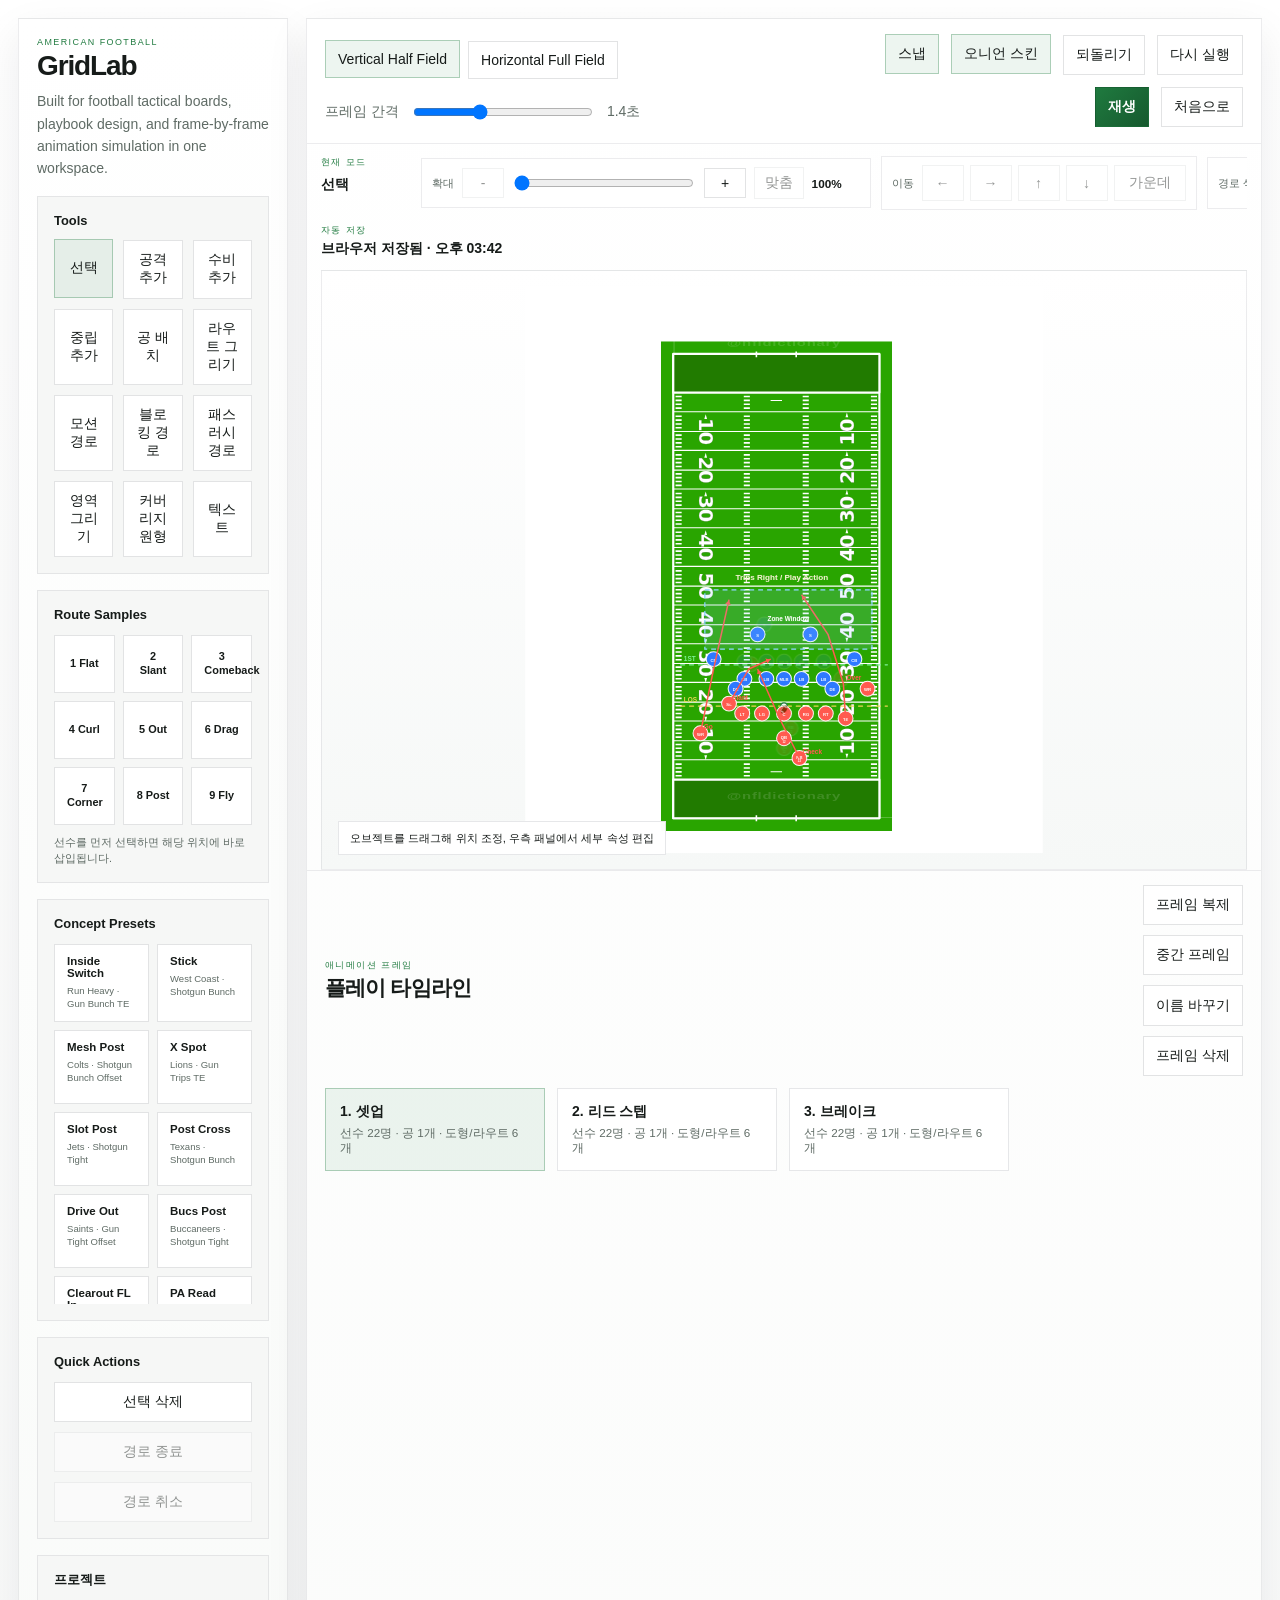
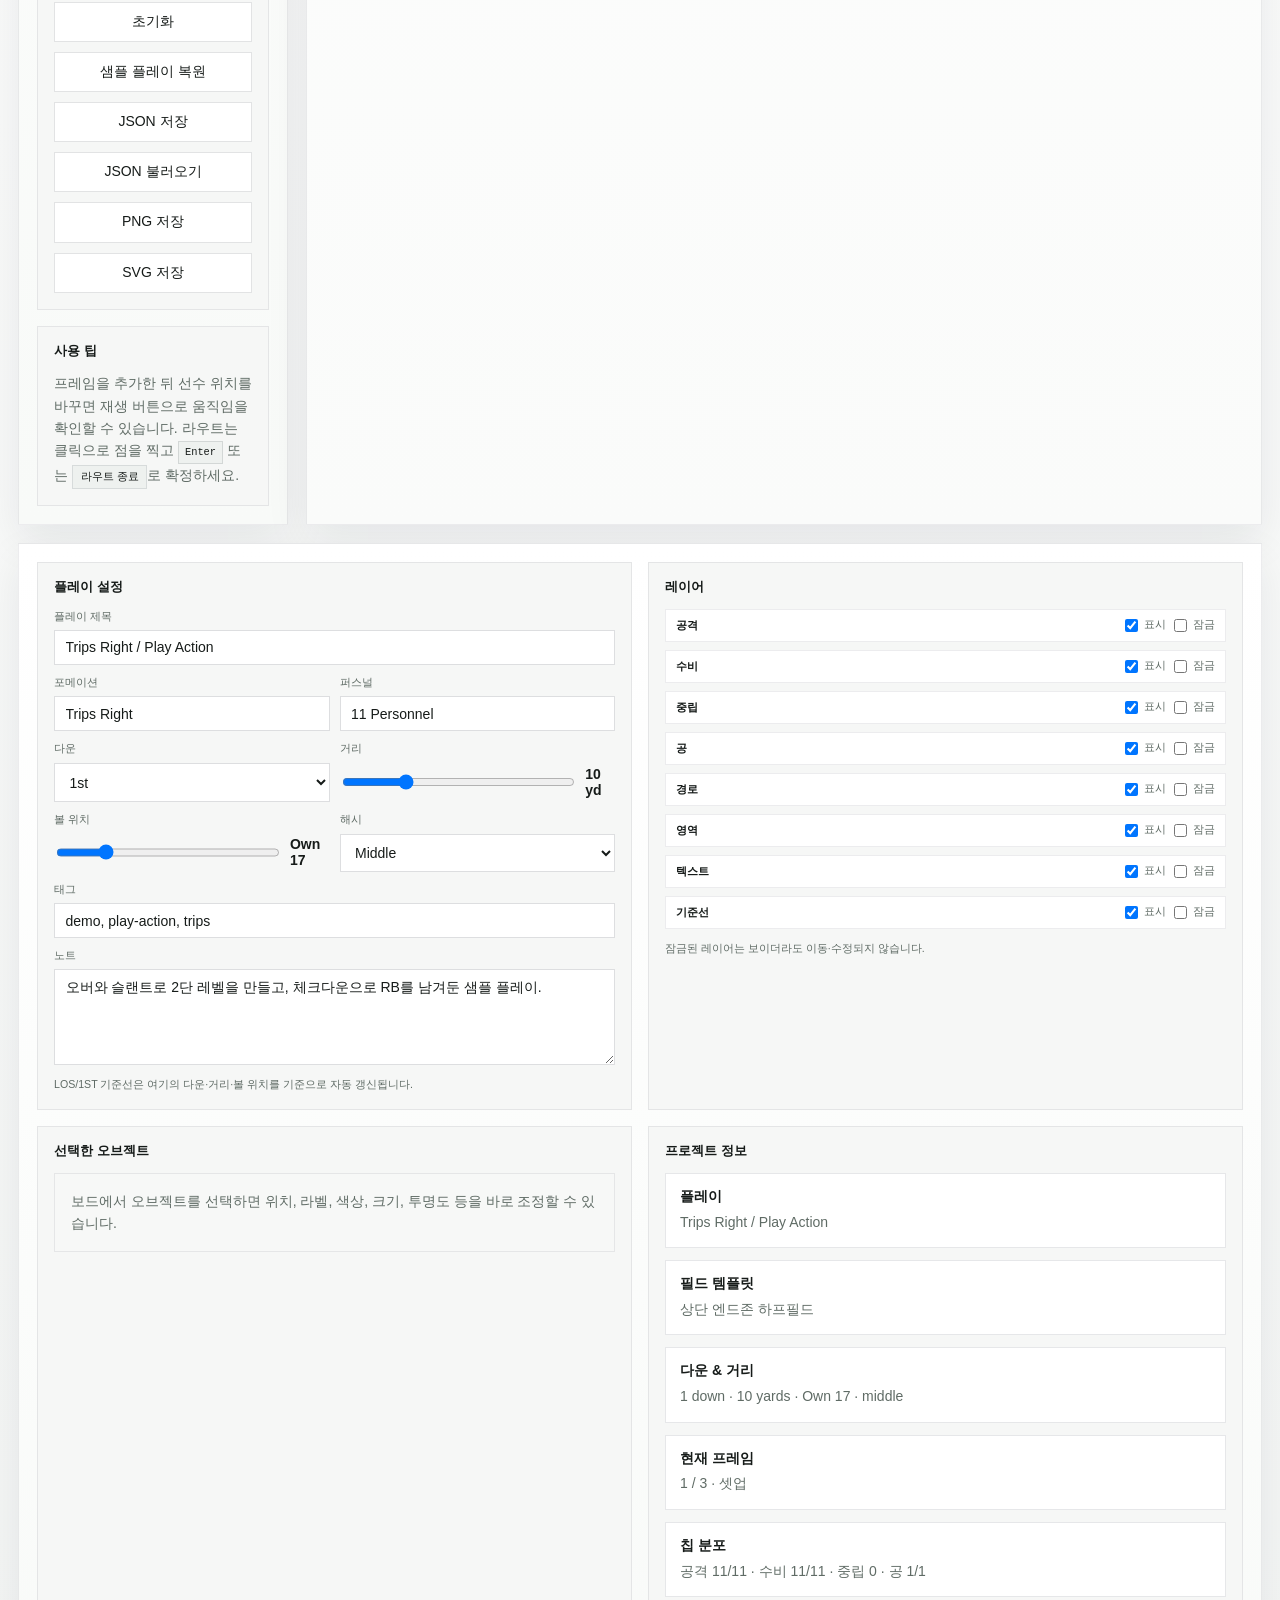
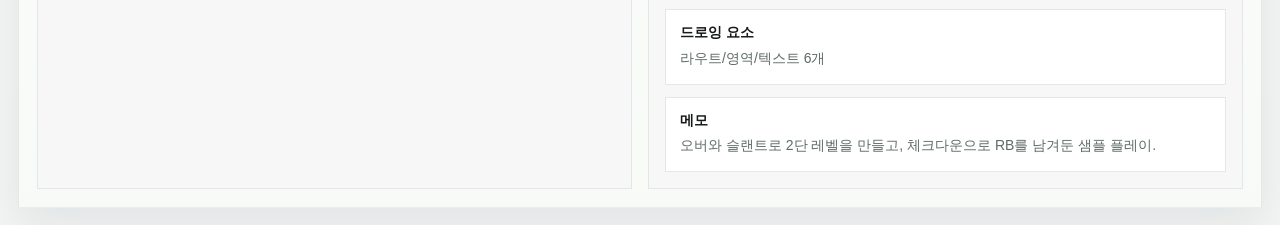
<file: index.html>
<!DOCTYPE html>
<html lang="ko">
  <head>
    <meta charset="UTF-8" />
    <meta name="viewport" content="width=device-width, initial-scale=1.0" />
    <title>GridLab Football Board</title>
    <link rel="stylesheet" href="styles.css" />
  </head>
  <body>
    <div class="app-shell">
      <aside class="tool-panel">
        <div class="panel-brand">
          <p class="eyebrow">American Football</p>
          <h1>GridLab</h1>
          <p class="brand-copy">
            Built for football tactical boards, playbook design, and frame-by-frame
            animation simulation in one workspace.
          </p>
        </div>

        <section class="panel-block">
          <h2>Tools</h2>
          <div class="tool-grid">
            <button class="tool-button is-active" data-tool="select">선택</button>
            <button class="tool-button" data-tool="offense">공격 추가</button>
            <button class="tool-button" data-tool="defense">수비 추가</button>
            <button class="tool-button" data-tool="neutral">중립 추가</button>
            <button class="tool-button" data-tool="ball">공 배치</button>
            <button class="tool-button" data-tool="path">라우트 그리기</button>
            <button class="tool-button" data-tool="motion">모션 경로</button>
            <button class="tool-button" data-tool="block">블로킹 경로</button>
            <button class="tool-button" data-tool="rush">패스러시 경로</button>
            <button class="tool-button" data-tool="zone">영역 그리기</button>
            <button class="tool-button" data-tool="coverage">커버리지 원형</button>
            <button class="tool-button" data-tool="text">텍스트</button>
          </div>
        </section>

        <section class="panel-block">
          <h2>Route Samples</h2>
          <div class="route-preset-grid">
            <button class="secondary-button route-preset-button" data-route-preset="flat">1 Flat</button>
            <button class="secondary-button route-preset-button" data-route-preset="slant">2 Slant</button>
            <button class="secondary-button route-preset-button" data-route-preset="comeback">3 Comeback</button>
            <button class="secondary-button route-preset-button" data-route-preset="curl">4 Curl</button>
            <button class="secondary-button route-preset-button" data-route-preset="out">5 Out</button>
            <button class="secondary-button route-preset-button" data-route-preset="drag">6 Drag</button>
            <button class="secondary-button route-preset-button" data-route-preset="corner">7 Corner</button>
            <button class="secondary-button route-preset-button" data-route-preset="post">8 Post</button>
            <button class="secondary-button route-preset-button" data-route-preset="fly">9 Fly</button>
          </div>
          <p class="panel-inline-note">선수를 먼저 선택하면 해당 위치에 바로 삽입됩니다.</p>
        </section>

        <section class="panel-block">
          <h2>Concept Presets</h2>
          <div id="conceptPresetGrid" class="concept-preset-grid"></div>
        </section>

        <section class="panel-block">
          <h2>Quick Actions</h2>
          <div class="stack-buttons">
            <button id="deleteSelectionBtn" class="secondary-button">
              선택 삭제
            </button>
            <button id="finishPathBtn" class="secondary-button">
              경로 종료
            </button>
            <button id="cancelPathBtn" class="secondary-button">
              경로 취소
            </button>
          </div>
        </section>

        <section class="panel-block">
          <h2>프로젝트</h2>
          <div class="stack-buttons">
            <button id="resetProjectBtn" class="secondary-button">초기화</button>
            <button id="loadDemoBtn" class="secondary-button">샘플 플레이 복원</button>
            <button id="exportJsonBtn" class="secondary-button">JSON 저장</button>
            <button id="importJsonBtn" class="secondary-button">JSON 불러오기</button>
            <button id="exportPngBtn" class="secondary-button">PNG 저장</button>
            <button id="exportSvgBtn" class="secondary-button">SVG 저장</button>
          </div>
          <input id="importInput" type="file" accept=".json,application/json" hidden />
        </section>

        <section class="panel-block panel-note">
          <h2>사용 팁</h2>
          <p>
            프레임을 추가한 뒤 선수 위치를 바꾸면 재생 버튼으로 움직임을
            확인할 수 있습니다. 라우트는 클릭으로 점을 찍고 <kbd>Enter</kbd> 또는
            <span class="inline-chip">라우트 종료</span>로 확정하세요.
          </p>
        </section>
      </aside>

      <main class="workspace">
        <header class="workspace-bar">
          <div class="workspace-bar__group">
            <div class="segmented">
              <button class="segment is-active" data-view="half">Vertical Half Field</button>
              <button class="segment" data-view="full">Horizontal Full Field</button>
            </div>

            <div class="timeline-speed">
              <label for="frameDurationRange">프레임 간격</label>
              <input
                id="frameDurationRange"
                type="range"
                min="500"
                max="3000"
                step="100"
                value="1400"
              />
              <span id="frameDurationValue">1.4초</span>
            </div>
          </div>

          <div class="workspace-bar__group workspace-bar__actions">
            <button id="snapToggleBtn" class="ghost-button">스냅</button>
            <button id="onionSkinBtn" class="ghost-button">오니언 스킨</button>
            <button id="undoBtn" class="ghost-button">되돌리기</button>
            <button id="redoBtn" class="ghost-button">다시 실행</button>
            <button id="playBtn" class="primary-button">재생</button>
            <button id="resetPlaybackBtn" class="ghost-button">처음으로</button>
          </div>
        </header>

        <section class="board-wrapper">
          <div class="board-meta">
            <div class="board-meta__primary">
              <div class="board-status">
                <p class="meta-label">현재 모드</p>
                <strong id="modeLabel">선택</strong>
              </div>
              <div class="board-controls">
                <div class="board-control-group zoom-controls">
                  <span class="zoom-controls__label">확대</span>
                  <button id="zoomOutBtn" class="ghost-button zoom-button" type="button">-</button>
                  <input
                    id="zoomRange"
                    class="zoom-range"
                    type="range"
                    min="100"
                    max="300"
                    step="10"
                    value="100"
                  />
                  <button id="zoomInBtn" class="ghost-button zoom-button" type="button">+</button>
                  <button id="zoomResetBtn" class="ghost-button zoom-reset" type="button">맞춤</button>
                  <strong id="zoomValue" class="zoom-value">100%</strong>
                </div>
                <div class="board-control-group pan-controls">
                  <span class="zoom-controls__label">이동</span>
                  <div class="pan-strip">
                    <button id="panLeftBtn" class="ghost-button pan-button" type="button">←</button>
                    <button id="panRightBtn" class="ghost-button pan-button" type="button">→</button>
                    <button id="panUpBtn" class="ghost-button pan-button" type="button">↑</button>
                    <button id="panDownBtn" class="ghost-button pan-button" type="button">↓</button>
                    <button id="panCenterBtn" class="ghost-button pan-button pan-button--center" type="button">가운데</button>
                  </div>
                </div>
                <div id="routeStyleControls" class="board-control-group route-style-controls">
                  <span class="zoom-controls__label">경로 색상</span>
                  <input id="routeColorInput" class="route-color-input" type="color" value="#ff5a4f" />
                  <span class="zoom-controls__label">선 형태</span>
                  <select id="routeLineStyleSelect" class="route-style-select">
                    <option value="solid">실선</option>
                    <option value="dashed">점선</option>
                    <option value="motion">모션 점선</option>
                  </select>
                </div>
              </div>
            </div>
            <div>
              <p class="meta-label">자동 저장</p>
              <strong id="saveStateLabel">브라우저에 저장됨</strong>
            </div>
          </div>

          <div class="board-stage">
            <svg
              id="board"
              xmlns="http://www.w3.org/2000/svg"
              role="img"
              aria-label="American football tactical board"
            ></svg>
            <div id="boardHint" class="board-hint"></div>
          </div>
        </section>

        <section class="timeline-panel">
          <div class="timeline-header">
            <div>
              <p class="meta-label">애니메이션 프레임</p>
              <h2>플레이 타임라인</h2>
            </div>
            <div class="timeline-actions">
              <button id="addFrameBtn" class="ghost-button">프레임 복제</button>
              <button id="tweenFrameBtn" class="ghost-button">중간 프레임</button>
              <button id="renameFrameBtn" class="ghost-button">이름 바꾸기</button>
              <button id="removeFrameBtn" class="ghost-button">프레임 삭제</button>
            </div>
          </div>
          <div id="frameStrip" class="frame-strip"></div>
        </section>
      </main>

      <aside class="inspector-panel">
        <div class="panel-block">
          <h2>플레이 설정</h2>
          <div id="playSettingsPanel" class="play-settings"></div>
        </div>

        <div class="panel-block">
          <h2>레이어</h2>
          <div id="layerPanel" class="layer-panel"></div>
        </div>

        <div class="panel-block">
          <h2>선택한 오브젝트</h2>
          <div id="inspectorContent" class="inspector-content"></div>
        </div>

        <div class="panel-block">
          <h2>프로젝트 정보</h2>
          <div id="projectSummary" class="project-summary"></div>
        </div>
      </aside>
    </div>

    <script src="app.js"></script>
  </body>
</html>
</file>
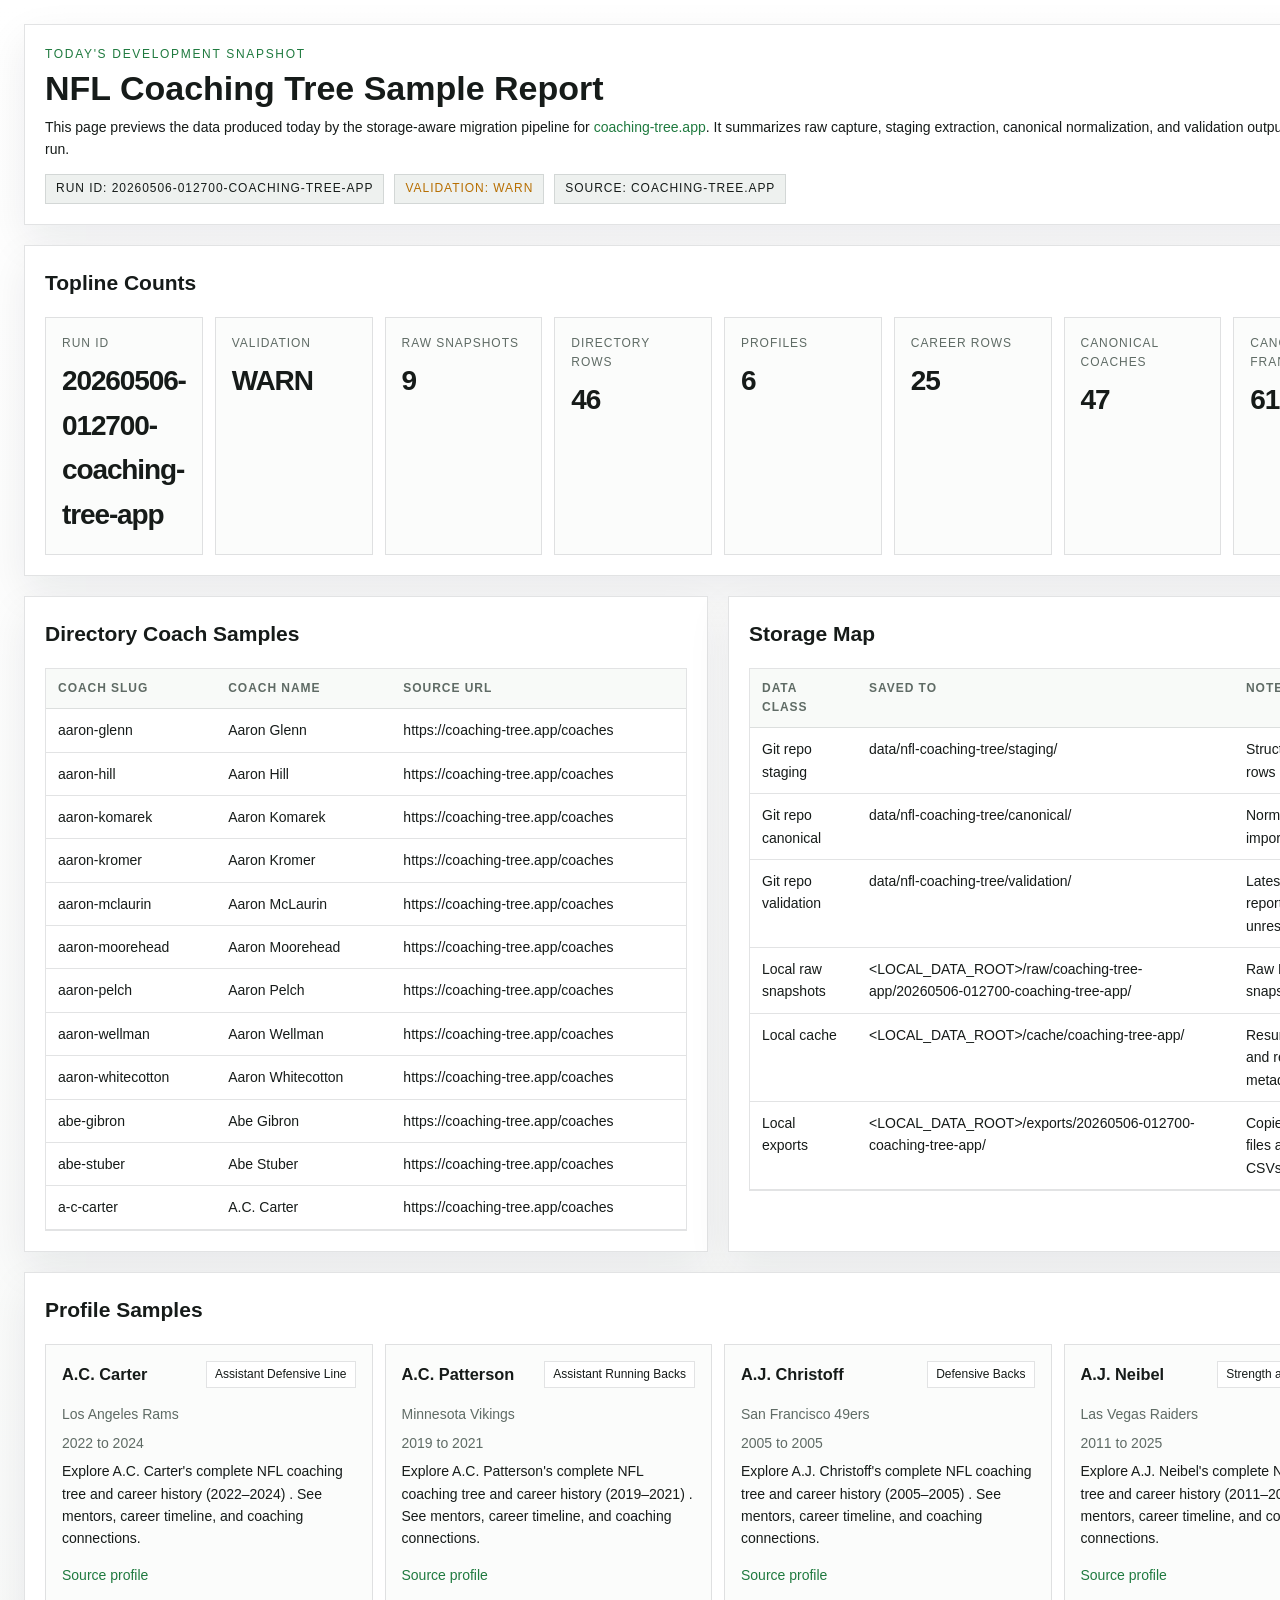
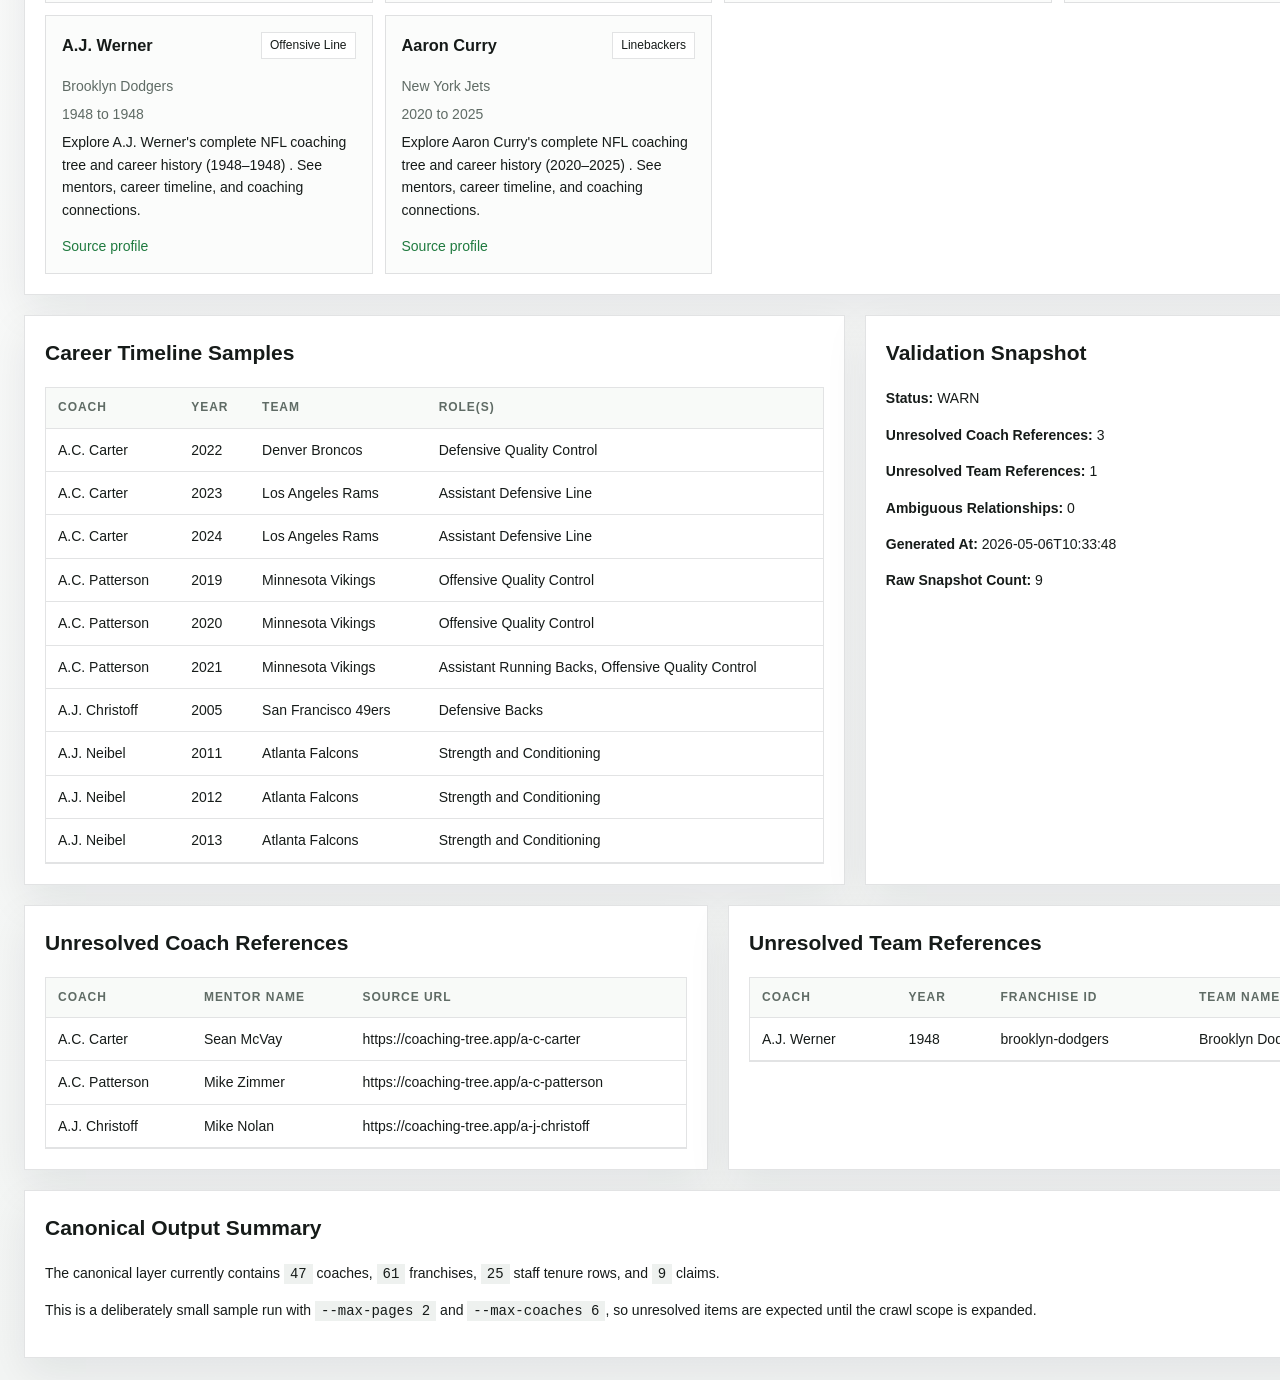
<file: docs/nfl-coaching-tree-sample-report.html>
<!DOCTYPE html>
<html lang="en">
  <head>
    <meta charset="UTF-8" />
    <meta name="viewport" content="width=device-width, initial-scale=1.0" />
    <title>NFL Coaching Tree Sample Report</title>
    <style>
      :root {
        --bg: #f3f5f4;
        --panel: #ffffff;
        --line: rgba(17, 24, 39, 0.12);
        --text: #161b19;
        --muted: #5f6b65;
        --accent: #1f7a3f;
        --warn: #b76e00;
        --pass: #1f7a3f;
        --fail: #a1271f;
      }
      * { box-sizing: border-box; }
      body {
        margin: 0;
        background: linear-gradient(180deg, #ffffff 0%, var(--bg) 100%);
        color: var(--text);
        font: 14px/1.6 "Space Grotesk", "IBM Plex Sans", sans-serif;
      }
      .page {
        max-width: 1360px;
        margin: 0 auto;
        padding: 24px;
        display: grid;
        gap: 20px;
      }
      .hero,
      .panel {
        background: var(--panel);
        border: 1px solid var(--line);
        padding: 20px;
        box-shadow: 0 16px 40px rgba(16, 24, 40, 0.08);
      }
      .eyebrow {
        margin: 0 0 6px;
        color: var(--accent);
        text-transform: uppercase;
        letter-spacing: 0.14em;
        font-size: 12px;
      }
      h1, h2, h3, p { margin-top: 0; }
      h1 {
        margin-bottom: 8px;
        font-size: 34px;
        line-height: 1.1;
      }
      .hero-meta {
        display: flex;
        flex-wrap: wrap;
        gap: 10px;
        margin: 12px 0 0;
      }
      .badge {
        display: inline-flex;
        align-items: center;
        gap: 6px;
        padding: 4px 10px;
        border: 1px solid var(--line);
        background: #eef1ef;
        text-transform: uppercase;
        letter-spacing: 0.08em;
        font-size: 12px;
      }
      .badge-pass { color: var(--pass); }
      .badge-warn { color: var(--warn); }
      .badge-fail { color: var(--fail); }
      .stat-grid {
        display: grid;
        grid-template-columns: repeat(auto-fit, minmax(150px, 1fr));
        gap: 12px;
      }
      .stat-card {
        border: 1px solid var(--line);
        padding: 16px;
        background: #fbfcfb;
      }
      .stat-card__label {
        margin-bottom: 6px;
        color: var(--muted);
        text-transform: uppercase;
        letter-spacing: 0.08em;
        font-size: 12px;
      }
      .stat-card strong {
        font-size: 28px;
        letter-spacing: -0.04em;
      }
      .two-up {
        display: grid;
        grid-template-columns: 1.2fr 0.8fr;
        gap: 20px;
      }
      .table-shell {
        overflow-x: auto;
        border: 1px solid var(--line);
      }
      table {
        width: 100%;
        border-collapse: collapse;
        min-width: 640px;
      }
      th, td {
        padding: 10px 12px;
        border-bottom: 1px solid var(--line);
        text-align: left;
        vertical-align: top;
      }
      th {
        font-size: 12px;
        text-transform: uppercase;
        letter-spacing: 0.08em;
        color: var(--muted);
        background: #f8faf8;
      }
      .profile-grid {
        display: grid;
        grid-template-columns: repeat(auto-fit, minmax(260px, 1fr));
        gap: 12px;
      }
      .profile-card {
        border: 1px solid var(--line);
        padding: 16px;
        background: #fbfcfb;
      }
      .profile-card__title-row {
        display: flex;
        gap: 8px;
        align-items: flex-start;
        justify-content: space-between;
      }
      .profile-card__meta {
        margin-bottom: 6px;
        color: var(--muted);
      }
      .profile-card__body {
        min-height: 72px;
      }
      .inline-pill {
        display: inline-flex;
        padding: 3px 8px;
        border: 1px solid var(--line);
        background: #ffffff;
        font-size: 12px;
      }
      .empty-state {
        padding: 18px;
        border: 1px dashed var(--line);
        color: var(--muted);
      }
      code {
        font-family: "IBM Plex Mono", monospace;
        background: #eef1ef;
        padding: 2px 6px;
      }
      a { color: var(--accent); text-decoration: none; }
      a:hover { text-decoration: underline; }
      @media (max-width: 960px) {
        .two-up { grid-template-columns: 1fr; }
      }
    </style>
  </head>
  <body>
    <main class="page">
      <section class="hero">
        <p class="eyebrow">Today&apos;s Development Snapshot</p>
        <h1>NFL Coaching Tree Sample Report</h1>
        <p>
          This page previews the data produced today by the storage-aware migration pipeline for
          <a href="https://coaching-tree.app" target="_blank" rel="noreferrer">coaching-tree.app</a>.
          It summarizes raw capture, staging extraction, canonical normalization, and validation output for one sample run.
        </p>
        <div class="hero-meta">
          <span class="badge">Run ID: 20260506-012700-coaching-tree-app</span>
          <span class="badge badge-warn">Validation: warn</span>
          <span class="badge">Source: coaching-tree.app</span>
        </div>
      </section>

      <section class="panel">
        <h2>Topline Counts</h2>
        <div class="stat-grid">
          <article class="stat-card"><p class="stat-card__label">Run ID</p><strong>20260506-012700-coaching-tree-app</strong></article><article class="stat-card"><p class="stat-card__label">Validation</p><strong>WARN</strong></article><article class="stat-card"><p class="stat-card__label">Raw Snapshots</p><strong>9</strong></article><article class="stat-card"><p class="stat-card__label">Directory Rows</p><strong>46</strong></article><article class="stat-card"><p class="stat-card__label">Profiles</p><strong>6</strong></article><article class="stat-card"><p class="stat-card__label">Career Rows</p><strong>25</strong></article><article class="stat-card"><p class="stat-card__label">Canonical Coaches</p><strong>47</strong></article><article class="stat-card"><p class="stat-card__label">Canonical Franchises</p><strong>61</strong></article>
        </div>
      </section>

      <section class="two-up">
        <section class="panel">
          <h2>Directory Coach Samples</h2>
          <div class="table-shell"><table><thead><tr><th>Coach Slug</th><th>Coach Name</th><th>Source URL</th></tr></thead><tbody><tr><td>aaron-glenn</td><td>Aaron Glenn</td><td>https://coaching-tree.app/coaches</td></tr><tr><td>aaron-hill</td><td>Aaron Hill</td><td>https://coaching-tree.app/coaches</td></tr><tr><td>aaron-komarek</td><td>Aaron Komarek</td><td>https://coaching-tree.app/coaches</td></tr><tr><td>aaron-kromer</td><td>Aaron Kromer</td><td>https://coaching-tree.app/coaches</td></tr><tr><td>aaron-mclaurin</td><td>Aaron McLaurin</td><td>https://coaching-tree.app/coaches</td></tr><tr><td>aaron-moorehead</td><td>Aaron Moorehead</td><td>https://coaching-tree.app/coaches</td></tr><tr><td>aaron-pelch</td><td>Aaron Pelch</td><td>https://coaching-tree.app/coaches</td></tr><tr><td>aaron-wellman</td><td>Aaron Wellman</td><td>https://coaching-tree.app/coaches</td></tr><tr><td>aaron-whitecotton</td><td>Aaron Whitecotton</td><td>https://coaching-tree.app/coaches</td></tr><tr><td>abe-gibron</td><td>Abe Gibron</td><td>https://coaching-tree.app/coaches</td></tr><tr><td>abe-stuber</td><td>Abe Stuber</td><td>https://coaching-tree.app/coaches</td></tr><tr><td>a-c-carter</td><td>A.C. Carter</td><td>https://coaching-tree.app/coaches</td></tr></tbody></table></div>
        </section>
        <section class="panel">
          <h2>Storage Map</h2>
          <div class="table-shell"><table><thead><tr><th>Data Class</th><th>Saved To</th><th>Notes</th></tr></thead><tbody><tr><td>Git repo staging</td><td>data/nfl-coaching-tree/staging/</td><td>Structured extraction rows</td></tr><tr><td>Git repo canonical</td><td>data/nfl-coaching-tree/canonical/</td><td>Normalized graph import records</td></tr><tr><td>Git repo validation</td><td>data/nfl-coaching-tree/validation/</td><td>Latest validation report and unresolved lists</td></tr><tr><td>Local raw snapshots</td><td>&lt;LOCAL_DATA_ROOT&gt;/raw/coaching-tree-app/20260506-012700-coaching-tree-app/</td><td>Raw HTML snapshots only</td></tr><tr><td>Local cache</td><td>&lt;LOCAL_DATA_ROOT&gt;/cache/coaching-tree-app/</td><td>Resume checkpoint and response metadata</td></tr><tr><td>Local exports</td><td>&lt;LOCAL_DATA_ROOT&gt;/exports/20260506-012700-coaching-tree-app/</td><td>Copied canonical files and Neo4j CSVs</td></tr></tbody></table></div>
        </section>
      </section>

      <section class="panel">
        <h2>Profile Samples</h2>
        <div class="profile-grid">
          
            <article class="profile-card">
              <div class="profile-card__title-row">
                <h3>A.C. Carter</h3>
                <span class="inline-pill">Assistant Defensive Line</span>
              </div>
              <p class="profile-card__meta">Los Angeles Rams</p>
              <p class="profile-card__meta">2022 to 2024</p>
              <p class="profile-card__body">Explore A.C. Carter&#x27;s complete NFL coaching tree and career history (2022–2024) . See mentors, career timeline, and coaching connections.</p>
              <a href="https://coaching-tree.app/a-c-carter" target="_blank" rel="noreferrer">Source profile</a>
            </article>
            
            <article class="profile-card">
              <div class="profile-card__title-row">
                <h3>A.C. Patterson</h3>
                <span class="inline-pill">Assistant Running Backs</span>
              </div>
              <p class="profile-card__meta">Minnesota Vikings</p>
              <p class="profile-card__meta">2019 to 2021</p>
              <p class="profile-card__body">Explore A.C. Patterson&#x27;s complete NFL coaching tree and career history (2019–2021) . See mentors, career timeline, and coaching connections.</p>
              <a href="https://coaching-tree.app/a-c-patterson" target="_blank" rel="noreferrer">Source profile</a>
            </article>
            
            <article class="profile-card">
              <div class="profile-card__title-row">
                <h3>A.J. Christoff</h3>
                <span class="inline-pill">Defensive Backs</span>
              </div>
              <p class="profile-card__meta">San Francisco 49ers</p>
              <p class="profile-card__meta">2005 to 2005</p>
              <p class="profile-card__body">Explore A.J. Christoff&#x27;s complete NFL coaching tree and career history (2005–2005) . See mentors, career timeline, and coaching connections.</p>
              <a href="https://coaching-tree.app/a-j-christoff" target="_blank" rel="noreferrer">Source profile</a>
            </article>
            
            <article class="profile-card">
              <div class="profile-card__title-row">
                <h3>A.J. Neibel</h3>
                <span class="inline-pill">Strength and Conditioning</span>
              </div>
              <p class="profile-card__meta">Las Vegas Raiders</p>
              <p class="profile-card__meta">2011 to 2025</p>
              <p class="profile-card__body">Explore A.J. Neibel&#x27;s complete NFL coaching tree and career history (2011–2025) . See mentors, career timeline, and coaching connections.</p>
              <a href="https://coaching-tree.app/a-j-neibel" target="_blank" rel="noreferrer">Source profile</a>
            </article>
            
            <article class="profile-card">
              <div class="profile-card__title-row">
                <h3>A.J. Werner</h3>
                <span class="inline-pill">Offensive Line</span>
              </div>
              <p class="profile-card__meta">Brooklyn Dodgers</p>
              <p class="profile-card__meta">1948 to 1948</p>
              <p class="profile-card__body">Explore A.J. Werner&#x27;s complete NFL coaching tree and career history (1948–1948) . See mentors, career timeline, and coaching connections.</p>
              <a href="https://coaching-tree.app/a-j-werner" target="_blank" rel="noreferrer">Source profile</a>
            </article>
            
            <article class="profile-card">
              <div class="profile-card__title-row">
                <h3>Aaron Curry</h3>
                <span class="inline-pill">Linebackers</span>
              </div>
              <p class="profile-card__meta">New York Jets</p>
              <p class="profile-card__meta">2020 to 2025</p>
              <p class="profile-card__body">Explore Aaron Curry&#x27;s complete NFL coaching tree and career history (2020–2025) . See mentors, career timeline, and coaching connections.</p>
              <a href="https://coaching-tree.app/aaron-curry" target="_blank" rel="noreferrer">Source profile</a>
            </article>
            
        </div>
      </section>

      <section class="two-up">
        <section class="panel">
          <h2>Career Timeline Samples</h2>
          <div class="table-shell"><table><thead><tr><th>Coach</th><th>Year</th><th>Team</th><th>Role(s)</th></tr></thead><tbody><tr><td>A.C. Carter</td><td>2022</td><td>Denver Broncos</td><td>Defensive Quality Control</td></tr><tr><td>A.C. Carter</td><td>2023</td><td>Los Angeles Rams</td><td>Assistant Defensive Line</td></tr><tr><td>A.C. Carter</td><td>2024</td><td>Los Angeles Rams</td><td>Assistant Defensive Line</td></tr><tr><td>A.C. Patterson</td><td>2019</td><td>Minnesota Vikings</td><td>Offensive Quality Control</td></tr><tr><td>A.C. Patterson</td><td>2020</td><td>Minnesota Vikings</td><td>Offensive Quality Control</td></tr><tr><td>A.C. Patterson</td><td>2021</td><td>Minnesota Vikings</td><td>Assistant Running Backs, Offensive Quality Control</td></tr><tr><td>A.J. Christoff</td><td>2005</td><td>San Francisco 49ers</td><td>Defensive Backs</td></tr><tr><td>A.J. Neibel</td><td>2011</td><td>Atlanta Falcons</td><td>Strength and Conditioning</td></tr><tr><td>A.J. Neibel</td><td>2012</td><td>Atlanta Falcons</td><td>Strength and Conditioning</td></tr><tr><td>A.J. Neibel</td><td>2013</td><td>Atlanta Falcons</td><td>Strength and Conditioning</td></tr></tbody></table></div>
        </section>
        <section class="panel">
          <h2>Validation Snapshot</h2>
          <p><strong>Status:</strong> WARN</p>
          <p><strong>Unresolved Coach References:</strong> 3</p>
          <p><strong>Unresolved Team References:</strong> 1</p>
          <p><strong>Ambiguous Relationships:</strong> 0</p>
          <p><strong>Generated At:</strong> 2026-05-06T10:33:48</p>
          <p><strong>Raw Snapshot Count:</strong> 9</p>
        </section>
      </section>

      <section class="two-up">
        <section class="panel">
          <h2>Unresolved Coach References</h2>
          <div class="table-shell"><table><thead><tr><th>Coach</th><th>Mentor Name</th><th>Source URL</th></tr></thead><tbody><tr><td>A.C. Carter</td><td>Sean McVay</td><td>https://coaching-tree.app/a-c-carter</td></tr><tr><td>A.C. Patterson</td><td>Mike Zimmer</td><td>https://coaching-tree.app/a-c-patterson</td></tr><tr><td>A.J. Christoff</td><td>Mike Nolan</td><td>https://coaching-tree.app/a-j-christoff</td></tr></tbody></table></div>
        </section>
        <section class="panel">
          <h2>Unresolved Team References</h2>
          <div class="table-shell"><table><thead><tr><th>Coach</th><th>Year</th><th>Franchise ID</th><th>Team Name</th></tr></thead><tbody><tr><td>A.J. Werner</td><td>1948</td><td>brooklyn-dodgers</td><td>Brooklyn Dodgers</td></tr></tbody></table></div>
        </section>
      </section>

      <section class="panel">
        <h2>Canonical Output Summary</h2>
        <p>
          The canonical layer currently contains <code>47</code> coaches,
          <code>61</code> franchises,
          <code>25</code> staff tenure rows, and
          <code>9</code> claims.
        </p>
        <p>
          This is a deliberately small sample run with <code>--max-pages 2</code> and <code>--max-coaches 6</code>,
          so unresolved items are expected until the crawl scope is expanded.
        </p>
      </section>
    </main>
  </body>
</html>
</file>
<file: styles.css>
:root {
  --bg: #ffffff;
  --bg-deep: #f3f5f4;
  --panel: #ffffff;
  --panel-strong: #fbfcfb;
  --panel-soft: #f6f7f6;
  --field: #4ba943;
  --field-dark: #3f9339;
  --line: rgba(17, 24, 39, 0.9);
  --offense: #ff5a4f;
  --defense: #2e79ff;
  --neutral: #f4d35e;
  --accent: #1f7a3f;
  --accent-strong: #16592e;
  --text: #161b19;
  --muted: #5f6b65;
  --shadow: 0 16px 40px rgba(16, 24, 40, 0.08);
  --radius: 0px;
  --radius-small: 0px;
  --font-ui: "Space Grotesk", "IBM Plex Sans KR", "Pretendard", sans-serif;
}

* {
  box-sizing: border-box;
}

html,
body {
  margin: 0;
  min-height: 100%;
  font-size: 14px;
  background:
    linear-gradient(180deg, #ffffff 0%, var(--bg-deep) 100%);
  color: var(--text);
  font-family: var(--font-ui);
}

button,
input,
select,
textarea {
  font: inherit;
}

button {
  cursor: pointer;
  border: 0;
}

kbd {
  display: inline-flex;
  align-items: center;
  justify-content: center;
  min-width: 1.8rem;
  padding: 0.15rem 0.45rem;
  border-radius: 0;
  background: #eef1ef;
  font-size: 0.74rem;
  color: var(--text);
  border: 1px solid rgba(17, 24, 39, 0.12);
}

.app-shell {
  display: grid;
  grid-template-columns: 300px minmax(0, 1fr) 320px;
  gap: 18px;
  min-height: 100vh;
  padding: 18px;
}

.tool-panel,
.inspector-panel,
.workspace {
  border-radius: var(--radius);
  box-shadow: var(--shadow);
}

.tool-panel,
.inspector-panel {
  display: flex;
  flex-direction: column;
  gap: 16px;
  padding: 18px;
  background: linear-gradient(180deg, #ffffff, #f8faf8);
  border: 1px solid rgba(17, 24, 39, 0.08);
}

.workspace {
  display: flex;
  flex-direction: column;
  min-height: 0;
  background: linear-gradient(180deg, #ffffff, #fafbfa);
  border: 1px solid rgba(17, 24, 39, 0.08);
  overflow: hidden;
}

.panel-brand h1,
.timeline-header h2 {
  margin: 0;
  letter-spacing: -0.04em;
}

.panel-brand h1 {
  font-size: 2rem;
}

.eyebrow,
.meta-label {
  margin: 0 0 0.2rem;
  color: var(--accent);
  text-transform: uppercase;
  letter-spacing: 0.16em;
  font-size: 0.64rem;
}

.brand-copy,
.panel-note p {
  margin: 0.6rem 0 0;
  color: var(--muted);
  line-height: 1.6;
}

.panel-block {
  padding: 16px;
  border-radius: 0;
  background: var(--panel-soft);
  border: 1px solid rgba(17, 24, 39, 0.08);
}

.panel-block h2 {
  margin: 0 0 0.9rem;
  font-size: 0.92rem;
}

.tool-grid {
  display: grid;
  grid-template-columns: repeat(3, minmax(0, 1fr));
  gap: 10px;
}

.route-preset-grid {
  display: grid;
  grid-template-columns: repeat(3, minmax(0, 1fr));
  gap: 8px;
}

.route-preset-button {
  min-height: 58px;
  font-size: 0.78rem;
  font-weight: 600;
  line-height: 1.2;
  padding: 0.68rem 0.55rem;
}

.panel-inline-note {
  margin: 10px 0 0;
  color: var(--muted);
  font-size: 0.76rem;
  line-height: 1.5;
}

.concept-preset-grid {
  display: grid;
  grid-template-columns: repeat(2, minmax(0, 1fr));
  gap: 8px;
  max-height: 360px;
  overflow: auto;
}

.concept-preset-button {
  display: grid;
  gap: 6px;
  align-content: start;
  min-height: 74px;
  padding: 0.72rem 0.75rem;
  text-align: left;
}

.concept-preset-button strong {
  font-size: 0.82rem;
}

.concept-preset-button small {
  color: var(--muted);
  font-size: 0.68rem;
  line-height: 1.35;
}

.stack-buttons,
.timeline-actions {
  display: grid;
  gap: 10px;
}

.tool-button,
.secondary-button,
.ghost-button,
.primary-button,
.segment {
  padding: 0.72rem 0.86rem;
  border-radius: 0;
  transition:
    transform 180ms ease,
    background 180ms ease,
    color 180ms ease,
    border-color 180ms ease;
}

.tool-button,
.secondary-button,
.ghost-button,
.segment {
  background: #ffffff;
  color: var(--text);
  border: 1px solid rgba(17, 24, 39, 0.12);
}

.tool-button:hover,
.secondary-button:hover,
.ghost-button:hover,
.segment:hover,
.tool-button.is-active,
.segment.is-active,
.ghost-button.is-active {
  transform: translateY(-1px);
  background: rgba(31, 122, 63, 0.08);
  border-color: rgba(31, 122, 63, 0.32);
}

.primary-button {
  background: linear-gradient(135deg, var(--accent), var(--accent-strong));
  color: #ffffff;
  font-weight: 700;
  border: 1px solid rgba(22, 89, 46, 0.26);
}

.primary-button:hover {
  transform: translateY(-1px);
}

button:disabled {
  opacity: 0.45;
  cursor: not-allowed;
  transform: none !important;
}

.inline-chip {
  display: inline-flex;
  align-items: center;
  padding: 0.18rem 0.55rem;
  border-radius: 0;
  background: #eef1ef;
  font-size: 0.78rem;
  color: var(--text);
  border: 1px solid rgba(17, 24, 39, 0.1);
}

.workspace-bar {
  display: flex;
  justify-content: space-between;
  gap: 16px;
  padding: 16px 18px;
  border-bottom: 1px solid rgba(17, 24, 39, 0.08);
  background: #ffffff;
}

.workspace-bar__group {
  display: flex;
  flex-wrap: wrap;
  align-items: center;
  gap: 12px;
}

.workspace-bar__actions {
  justify-content: flex-end;
}

.segmented {
  display: inline-flex;
  gap: 8px;
}

.timeline-speed {
  display: flex;
  align-items: center;
  gap: 12px;
  color: var(--muted);
}

.timeline-speed input[type="range"] {
  width: 180px;
}

.board-wrapper {
  display: flex;
  flex-direction: column;
  gap: 12px;
  min-height: 0;
  padding: 12px 14px 0;
}

.board-meta {
  display: flex;
  justify-content: space-between;
  align-items: flex-start;
  flex-wrap: wrap;
  gap: 12px;
}

.board-meta__primary {
  display: flex;
  flex: 1 1 auto;
  align-items: flex-start;
  gap: 12px;
  min-width: 0;
}

.board-status {
  display: grid;
  gap: 4px;
  min-width: 88px;
}

.board-controls {
  display: flex;
  align-items: center;
  gap: 10px;
  flex: 1 1 auto;
  min-width: 0;
  overflow-x: auto;
  padding-bottom: 2px;
}

.board-control-group {
  display: flex;
  align-items: center;
  gap: 8px;
  flex: 0 0 auto;
  padding: 8px 10px;
  background: rgba(255, 255, 255, 0.92);
  border: 1px solid rgba(17, 24, 39, 0.08);
}

.zoom-controls {
  display: flex;
  align-items: center;
  flex-wrap: nowrap;
  gap: 8px;
}

.route-style-controls {
  display: flex;
  align-items: center;
  flex-wrap: nowrap;
  gap: 8px;
}

.pan-controls {
  display: flex;
  align-items: center;
  flex-wrap: nowrap;
  gap: 8px;
}

.pan-strip {
  display: flex;
  align-items: center;
  flex-wrap: nowrap;
  gap: 6px;
}

.zoom-controls__label {
  color: var(--muted);
  font-size: 0.82rem;
}

.zoom-button,
.zoom-reset {
  min-width: 42px;
  padding: 0.44rem 0.7rem;
}

.zoom-range {
  width: 180px;
}

.zoom-value {
  min-width: 48px;
  font-size: 0.84rem;
}

.route-color-input {
  width: 44px;
  min-width: 44px;
  height: 34px;
  padding: 0.18rem;
  border: 1px solid rgba(17, 24, 39, 0.14);
  background: #ffffff;
}

.route-style-select {
  min-width: 120px;
  padding: 0.5rem 0.62rem;
  border: 1px solid rgba(17, 24, 39, 0.14);
  background: #ffffff;
  color: var(--text);
}

.pan-button {
  min-width: 42px;
  min-height: 36px;
  padding: 0.42rem 0.6rem;
}

.pan-button--center {
  min-width: 72px;
}

.board-stage {
  position: relative;
  min-height: 0;
  height: clamp(560px, calc(100vh - 300px), 980px);
  padding: 16px;
  overflow: hidden;
  border-radius: 0;
  background: linear-gradient(180deg, #ffffff, #f6f8f7);
  border: 1px solid rgba(17, 24, 39, 0.08);
  display: flex;
  align-items: center;
  justify-content: center;
}

#board {
  width: 100%;
  height: 100%;
  max-width: 100%;
  max-height: 100%;
  display: block;
  flex: 1 1 auto;
  margin: 0 auto;
  user-select: none;
  touch-action: none;
}

.field-surface {
  fill: transparent;
  pointer-events: all;
}

#board.is-pannable .field-surface {
  cursor: grab;
}

#board.is-panning .field-surface {
  cursor: grabbing;
}

.board-hint {
  position: absolute;
  left: 16px;
  bottom: 14px;
  width: fit-content;
  padding: 0.6rem 0.8rem;
  border-radius: 0;
  background: rgba(255, 255, 255, 0.96);
  color: var(--text);
  font-size: 0.82rem;
  backdrop-filter: blur(10px);
  border: 1px solid rgba(17, 24, 39, 0.1);
}

.timeline-panel {
  display: flex;
  flex-direction: column;
  gap: 12px;
  padding: 14px 18px 18px;
  border-top: 1px solid rgba(17, 24, 39, 0.08);
}

.timeline-header {
  display: flex;
  justify-content: space-between;
  gap: 12px;
  align-items: center;
}

.frame-strip {
  display: grid;
  grid-auto-flow: column;
  grid-auto-columns: minmax(180px, 220px);
  gap: 12px;
  overflow-x: auto;
  padding-bottom: 4px;
}

.frame-card {
  padding: 14px;
  border-radius: 0;
  background: #ffffff;
  border: 1px solid rgba(17, 24, 39, 0.1);
  color: var(--text);
  text-align: left;
}

.frame-card.is-active {
  background: rgba(31, 122, 63, 0.08);
  border-color: rgba(31, 122, 63, 0.32);
}

.frame-card small {
  display: block;
  margin-top: 0.4rem;
  color: var(--muted);
}

.play-settings,
.layer-panel {
  display: grid;
  gap: 12px;
}

.meta-grid {
  display: grid;
  grid-template-columns: repeat(2, minmax(0, 1fr));
  gap: 10px;
}

.meta-grid .field-row--full {
  grid-column: 1 / -1;
}

.field-inline {
  display: flex;
  align-items: center;
  gap: 8px;
}

.field-inline input[type="range"] {
  flex: 1 1 auto;
}

.layer-list {
  display: grid;
  gap: 8px;
}

.layer-row {
  display: grid;
  grid-template-columns: minmax(0, 1fr) auto auto;
  align-items: center;
  gap: 8px;
  padding: 8px 10px;
  border: 1px solid rgba(17, 24, 39, 0.08);
  background: #ffffff;
}

.layer-row strong {
  font-size: 0.82rem;
}

.layer-toggle {
  display: inline-flex;
  align-items: center;
  gap: 6px;
  color: var(--muted);
  font-size: 0.76rem;
}

.layer-toggle input {
  margin: 0;
}

.panel-mini-note {
  margin: 0;
  color: var(--muted);
  font-size: 0.76rem;
  line-height: 1.5;
}

.guide-line {
  stroke: rgba(31, 122, 63, 0.86);
  stroke-width: 2.5;
  stroke-dasharray: 10 10;
  pointer-events: none;
}

.guide-line--secondary {
  stroke: rgba(46, 121, 255, 0.8);
}

.inspector-content,
.project-summary {
  display: grid;
  gap: 12px;
}

.field-row {
  display: grid;
  gap: 6px;
}

.field-row label {
  color: var(--muted);
  font-size: 0.82rem;
}

.field-row input,
.field-row select,
.field-row textarea {
  width: 100%;
  padding: 0.62rem 0.75rem;
  border-radius: 0;
  border: 1px solid rgba(17, 24, 39, 0.14);
  background: #ffffff;
  color: var(--text);
}

.field-row textarea {
  min-height: 96px;
  resize: vertical;
}

.summary-card {
  padding: 14px;
  border-radius: 0;
  background: #ffffff;
  border: 1px solid rgba(17, 24, 39, 0.1);
}

.summary-card strong {
  display: block;
  margin-bottom: 0.4rem;
}

.summary-card p {
  margin: 0;
  color: var(--muted);
  line-height: 1.55;
}

.empty-state {
  padding: 16px;
  border-radius: 0;
  background: #f7f8f7;
  color: var(--muted);
  line-height: 1.6;
  border: 1px solid rgba(17, 24, 39, 0.08);
}

@media (max-width: 1280px) {
  .app-shell {
    grid-template-columns: 270px minmax(0, 1fr);
  }

  .inspector-panel {
    grid-column: 1 / -1;
    display: grid;
    grid-template-columns: repeat(2, minmax(0, 1fr));
  }
}

@media (max-width: 980px) {
  .app-shell {
    grid-template-columns: 1fr;
  }

  .workspace-bar,
  .timeline-header,
  .board-meta {
    flex-direction: column;
    align-items: stretch;
  }

  .inspector-panel {
    grid-template-columns: 1fr;
  }

  .tool-grid,
  .meta-grid {
    grid-template-columns: repeat(2, minmax(0, 1fr));
  }

  .board-meta__primary {
    flex-direction: column;
  }

  .board-controls {
    width: 100%;
  }

  .board-stage {
    height: auto;
    max-height: none;
  }
}
</file>
